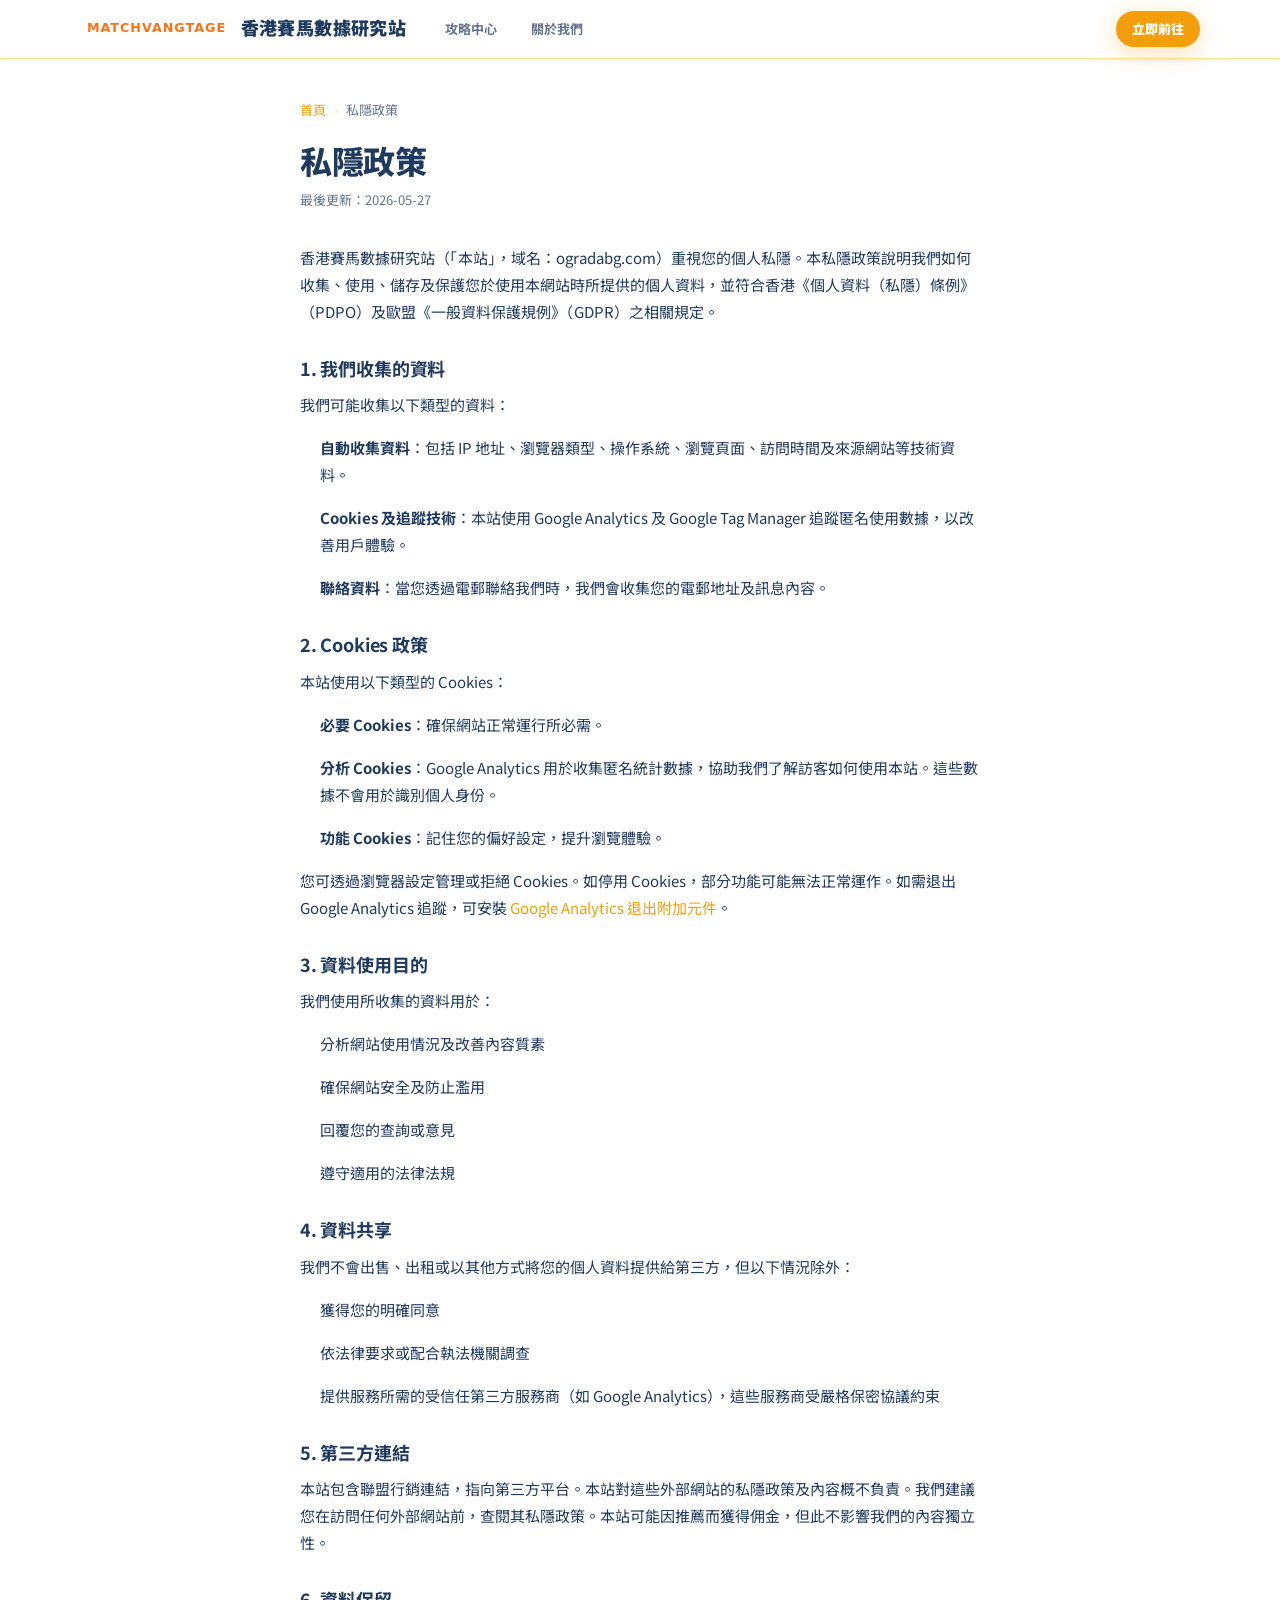
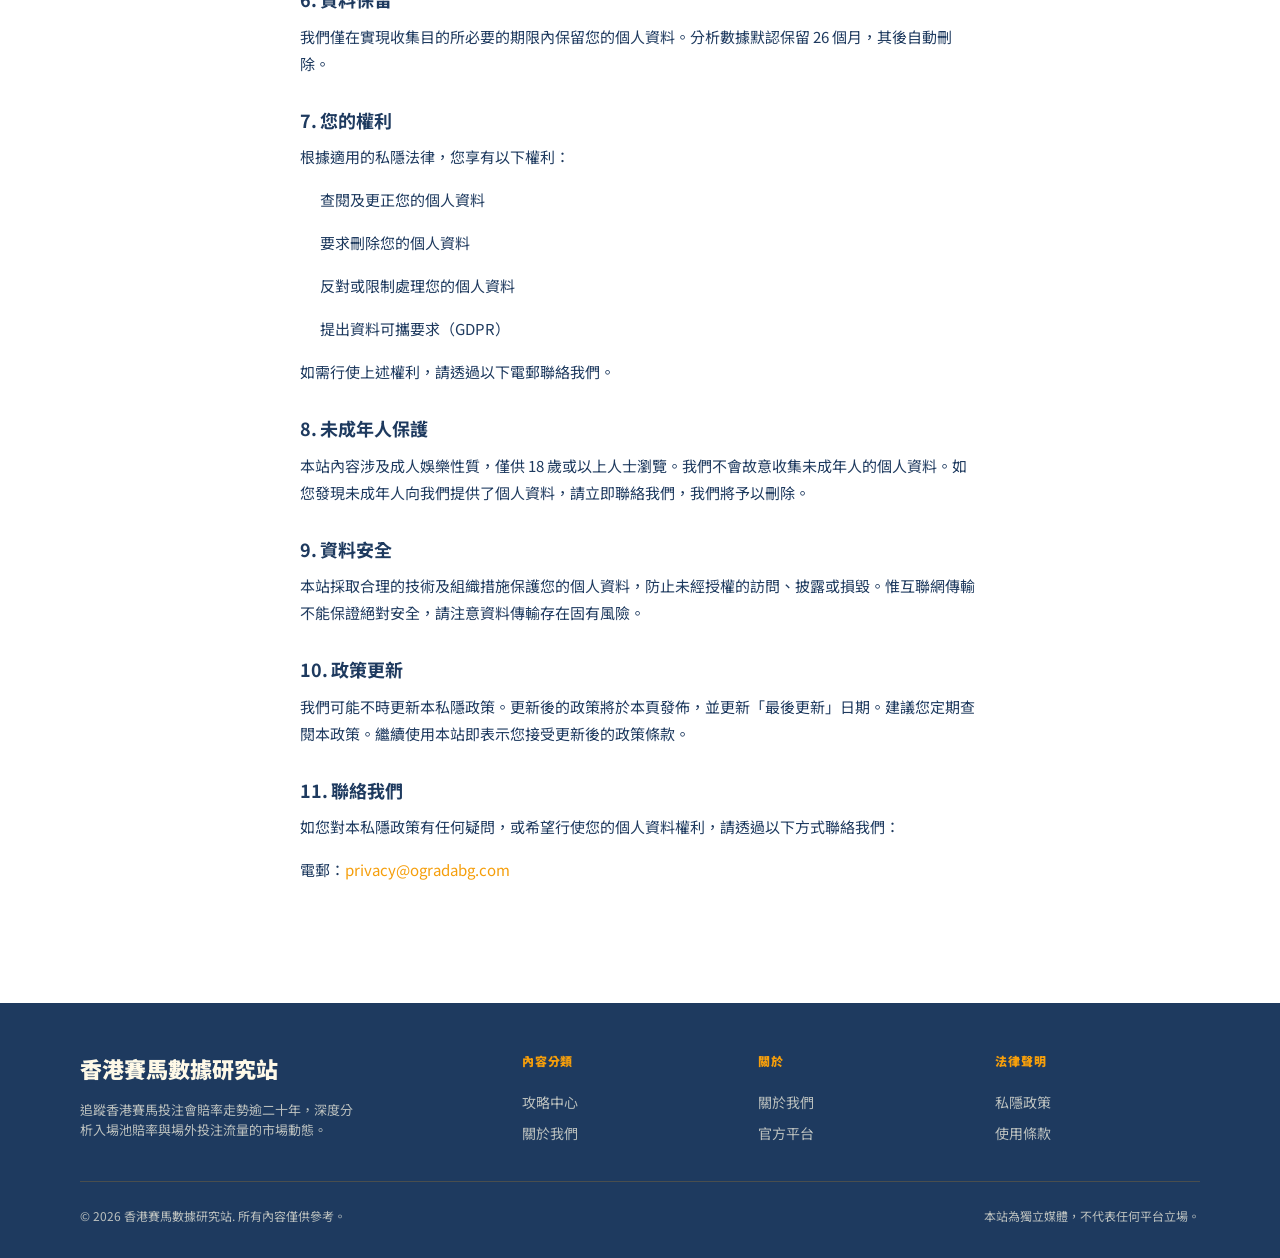
<file: privacy.html>
<!DOCTYPE html>
<html lang="zh-Hant-HK">
<head>
  <meta charset="UTF-8">
  <link rel="icon" type="image/x-icon" href="/favicon.ico">
  <link rel="icon" type="image/png" sizes="32x32" href="/favicon-32.png">
  <link rel="icon" type="image/png" sizes="64x64" href="/favicon-64.png">
  <link rel="icon" type="image/png" sizes="192x192" href="/favicon-192.png">
  <link rel="apple-touch-icon" sizes="180x180" href="/apple-touch-icon.png">
  <meta name="viewport" content="width=device-width, initial-scale=1.0">
  <meta name="format-detection" content="telephone=no">

  <!-- Google tag (gtag.js) -->
  <script async src="https://www.googletagmanager.com/gtag/js?id=%%GA4_ID%%"></script>
  <script>
    window.dataLayer=window.dataLayer||[];
    function gtag(){dataLayer.push(arguments);}
    gtag('js',new Date());
    gtag('config','%%GA4_ID%%');
  </script>

  <title>私隱政策 | 香港賽馬數據研究站</title>
  <meta name="description" content="香港賽馬數據研究站 私隱政策。了解我們如何收集、使用及保護您的個人資料。">
  <link rel="canonical" href="https://ogradabg.com/privacy.html">
  <meta property="og:type" content="website">
  <meta property="og:title" content="私隱政策 | 香港賽馬數據研究站">
  <meta property="og:url" content="https://ogradabg.com/privacy.html">
  <meta property="og:locale" content="zh_HK">
  <meta property="og:site_name" content="香港賽馬數據研究站">
  <meta name="robots" content="noindex, follow">

  <script type="application/ld+json">
  {
    "@context": "https://schema.org",
    "@type": "WebPage",
    "@id": "https://ogradabg.com/privacy.html",
    "url": "https://ogradabg.com/privacy.html",
    "name": "私隱政策 | 香港賽馬數據研究站",
    "description": "香港賽馬數據研究站 私隱政策及個人資料保護聲明",
    "isPartOf": { "@id": "https://ogradabg.com/#website" }
  }
  </script>

  <link rel="stylesheet" href="style-color.css">
  <link rel="stylesheet" href="style-base.css">
  <link rel="stylesheet" href="style-layout.css">
  <style>
    .legal-page { max-width: 720px; margin: 0 auto; padding: var(--space-10, 40px) var(--space-5, 20px); }
    .legal-page h1 { font-size: clamp(22px, 4vw, 32px); font-weight: 800; margin-bottom: var(--space-2, 8px); }
    .legal-page .last-updated { font-size: 13px; color: var(--clr-text-muted, #888); margin-bottom: var(--space-8, 32px); }
    .legal-page h2 { font-size: 18px; font-weight: 700; margin-top: var(--space-8, 32px); margin-bottom: var(--space-3, 12px); }
    .legal-page p, .legal-page li { font-size: 15px; line-height: 1.8; color: var(--clr-text, #1a1d24); margin-bottom: var(--space-4, 16px); }
    .legal-page ul { padding-left: var(--space-5, 20px); }
    .legal-page a { color: var(--clr-accent, #f0b429); }
  </style>
</head>
<body>


<!-- ── HEADER ──────────────────────────────────────────────── -->
<header class="site-header">
  <div class="header-inner">
    <a href="https://ogradabg.com/" class="header-logo">
      <img src="/LOGO.svg" alt="香港賽馬數據研究站 logo" onerror="this.style.display='none'">
      香港賽馬數據研究站
    </a>
    <nav class="header-nav" aria-label="主導覽">
      <a href="https://ogradabg.com/blog.html" class="nav-link">攻略中心</a>
      <a href="https://ogradabg.com/about.html" class="nav-link">關於我們</a>
    </nav>
    <a href="https://businessdirectory-uk.com/" class="btn btn-primary btn-sm" target="_blank" rel="noopener">立即前往</a>
  </div>
</header>

<main>
  <div class="legal-page">
    <nav class="breadcrumb" style="margin-bottom:var(--space-5);">
      <a href="https://ogradabg.com/">首頁</a>
      <span class="breadcrumb-sep">›</span>
      <span>私隱政策</span>
    </nav>

    <h1>私隱政策</h1>
    <p class="last-updated">最後更新：2026-05-27</p>

    <p>香港賽馬數據研究站（「本站」，域名：ogradabg.com）重視您的個人私隱。本私隱政策說明我們如何收集、使用、儲存及保護您於使用本網站時所提供的個人資料，並符合香港《個人資料（私隱）條例》（PDPO）及歐盟《一般資料保護規例》（GDPR）之相關規定。</p>

    <h2>1. 我們收集的資料</h2>
    <p>我們可能收集以下類型的資料：</p>
    <ul>
      <li><strong>自動收集資料</strong>：包括 IP 地址、瀏覽器類型、操作系統、瀏覽頁面、訪問時間及來源網站等技術資料。</li>
      <li><strong>Cookies 及追蹤技術</strong>：本站使用 Google Analytics 及 Google Tag Manager 追蹤匿名使用數據，以改善用戶體驗。</li>
      <li><strong>聯絡資料</strong>：當您透過電郵聯絡我們時，我們會收集您的電郵地址及訊息內容。</li>
    </ul>

    <h2>2. Cookies 政策</h2>
    <p>本站使用以下類型的 Cookies：</p>
    <ul>
      <li><strong>必要 Cookies</strong>：確保網站正常運行所必需。</li>
      <li><strong>分析 Cookies</strong>：Google Analytics 用於收集匿名統計數據，協助我們了解訪客如何使用本站。這些數據不會用於識別個人身份。</li>
      <li><strong>功能 Cookies</strong>：記住您的偏好設定，提升瀏覽體驗。</li>
    </ul>
    <p>您可透過瀏覽器設定管理或拒絕 Cookies。如停用 Cookies，部分功能可能無法正常運作。如需退出 Google Analytics 追蹤，可安裝 <a href="https://tools.google.com/dlpage/gaoptout" target="_blank" rel="noopener noreferrer">Google Analytics 退出附加元件</a>。</p>

    <h2>3. 資料使用目的</h2>
    <p>我們使用所收集的資料用於：</p>
    <ul>
      <li>分析網站使用情況及改善內容質素</li>
      <li>確保網站安全及防止濫用</li>
      <li>回覆您的查詢或意見</li>
      <li>遵守適用的法律法規</li>
    </ul>

    <h2>4. 資料共享</h2>
    <p>我們不會出售、出租或以其他方式將您的個人資料提供給第三方，但以下情況除外：</p>
    <ul>
      <li>獲得您的明確同意</li>
      <li>依法律要求或配合執法機關調查</li>
      <li>提供服務所需的受信任第三方服務商（如 Google Analytics），這些服務商受嚴格保密協議約束</li>
    </ul>

    <h2>5. 第三方連結</h2>
    <p>本站包含聯盟行銷連結，指向第三方平台。本站對這些外部網站的私隱政策及內容概不負責。我們建議您在訪問任何外部網站前，查閱其私隱政策。本站可能因推薦而獲得佣金，但此不影響我們的內容獨立性。</p>

    <h2>6. 資料保留</h2>
    <p>我們僅在實現收集目的所必要的期限內保留您的個人資料。分析數據默認保留 26 個月，其後自動刪除。</p>

    <h2>7. 您的權利</h2>
    <p>根據適用的私隱法律，您享有以下權利：</p>
    <ul>
      <li>查閱及更正您的個人資料</li>
      <li>要求刪除您的個人資料</li>
      <li>反對或限制處理您的個人資料</li>
      <li>提出資料可攜要求（GDPR）</li>
    </ul>
    <p>如需行使上述權利，請透過以下電郵聯絡我們。</p>

    <h2>8. 未成年人保護</h2>
    <p>本站內容涉及成人娛樂性質，僅供 18 歲或以上人士瀏覽。我們不會故意收集未成年人的個人資料。如您發現未成年人向我們提供了個人資料，請立即聯絡我們，我們將予以刪除。</p>

    <h2>9. 資料安全</h2>
    <p>本站採取合理的技術及組織措施保護您的個人資料，防止未經授權的訪問、披露或損毀。惟互聯網傳輸不能保證絕對安全，請注意資料傳輸存在固有風險。</p>

    <h2>10. 政策更新</h2>
    <p>我們可能不時更新本私隱政策。更新後的政策將於本頁發佈，並更新「最後更新」日期。建議您定期查閱本政策。繼續使用本站即表示您接受更新後的政策條款。</p>

    <h2>11. 聯絡我們</h2>
    <p>如您對本私隱政策有任何疑問，或希望行使您的個人資料權利，請透過以下方式聯絡我們：</p>
    <p>電郵：<a href="mailto:privacy@ogradabg.com">privacy@ogradabg.com</a></p>
  </div>
</main>

<!-- ── FOOTER ────────────────────────────────────────────────── -->
<footer class="site-footer">
  <div class="footer-inner">
    <div class="footer-grid">
      <div class="footer-brand">
        <div class="footer-logo">香港賽馬數據研究站</div>
        <p class="footer-tagline">追蹤香港賽馬投注會賠率走勢逾二十年，深度分析入場池賠率與場外投注流量的市場動態。</p>
      </div>
      <div>
        <div class="footer-col-title">內容分類</div>
        <a href="https://ogradabg.com/blog.html" class="footer-link">攻略中心</a>
        <a href="https://ogradabg.com/about.html" class="footer-link">關於我們</a>
      </div>
      <div>
        <div class="footer-col-title">關於</div>
        <a href="https://ogradabg.com/about.html" class="footer-link">關於我們</a>
        <a href="https://businessdirectory-uk.com/" class="footer-link" target="_blank" rel="noopener">官方平台</a>
      </div>
      <div>
        <div class="footer-col-title">法律聲明</div>
        <a href="https://ogradabg.com/privacy.html" class="footer-link">私隱政策</a>
        <a href="https://ogradabg.com/terms.html" class="footer-link">使用條款</a>
      </div>
    </div>
    <div class="footer-bottom">
      <span>© <span id="footer-year">2026</span> 香港賽馬數據研究站. 所有內容僅供參考。</span>
      <span>本站為獨立媒體，不代表任何平台立場。</span>
    </div>
  </div>
</footer>

<script>document.getElementById('footer-year').textContent = new Date().getFullYear();</script>
</body>
</html>
</file>
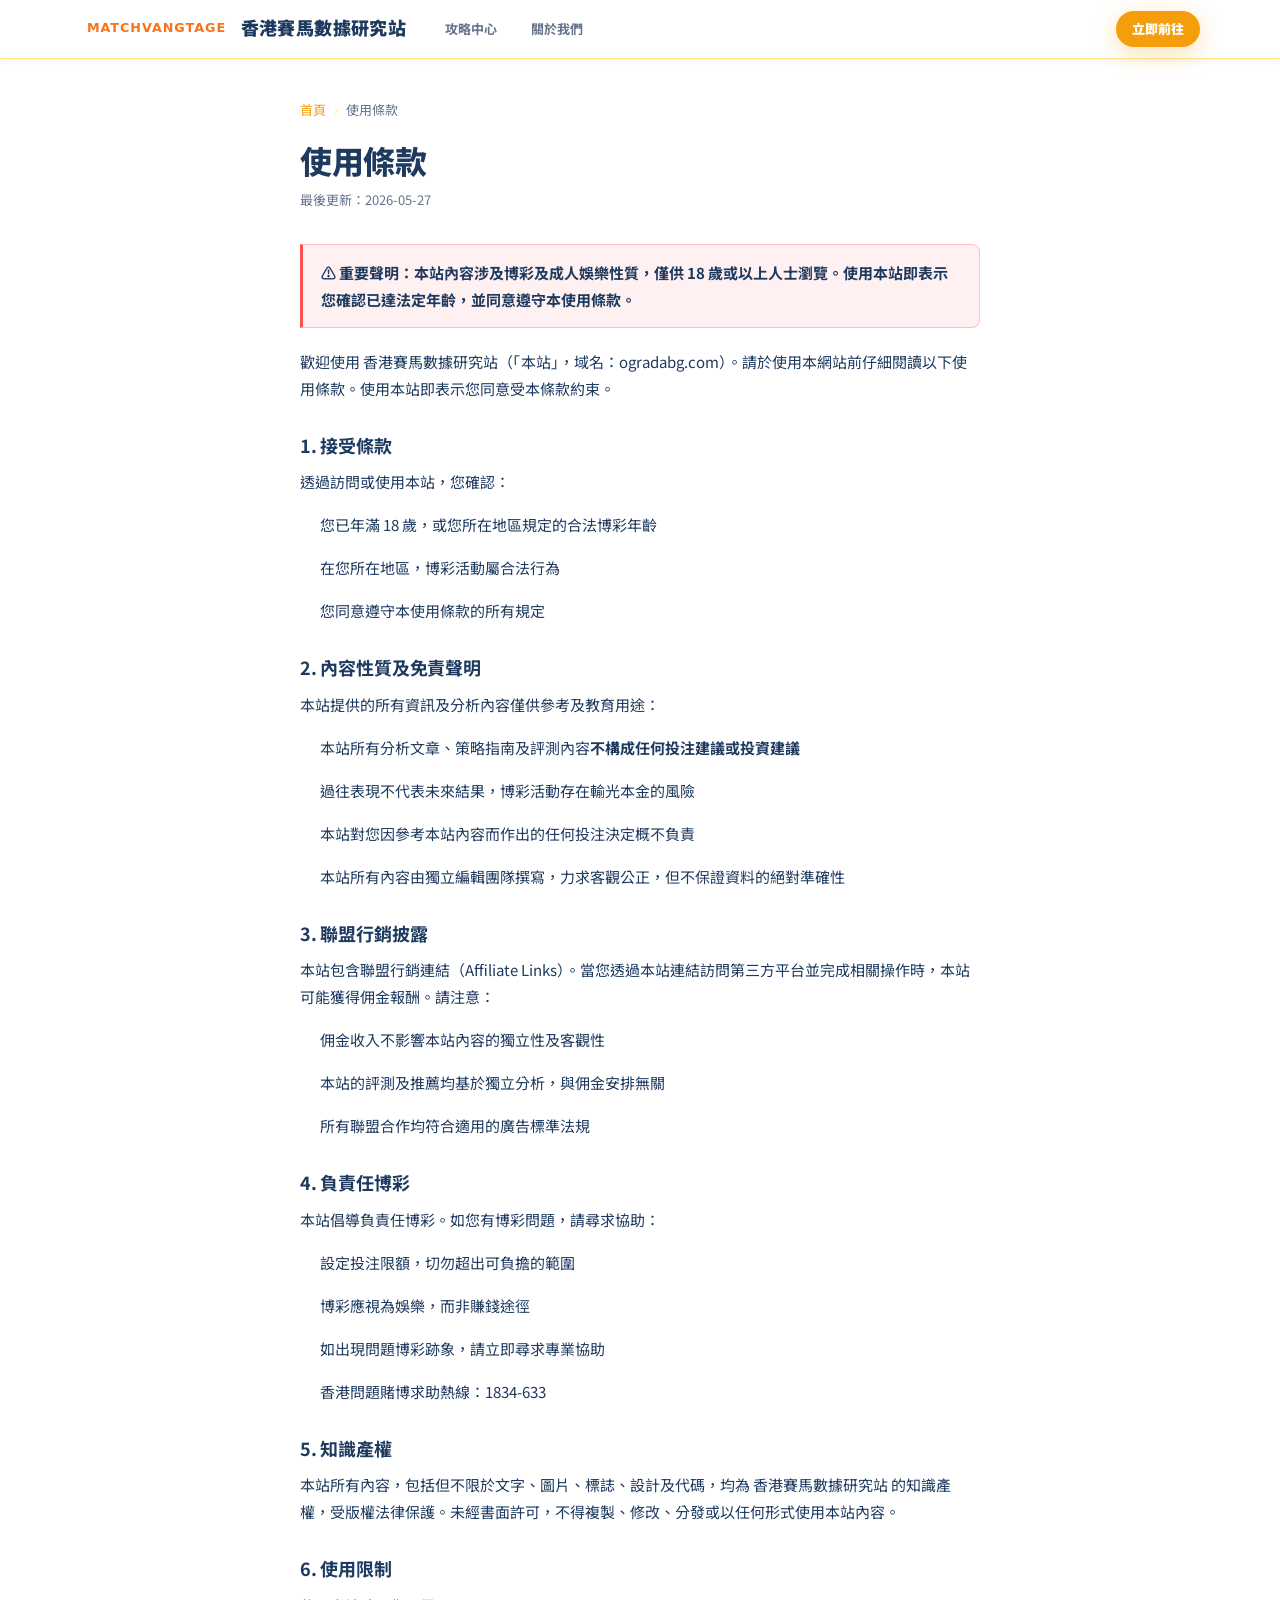
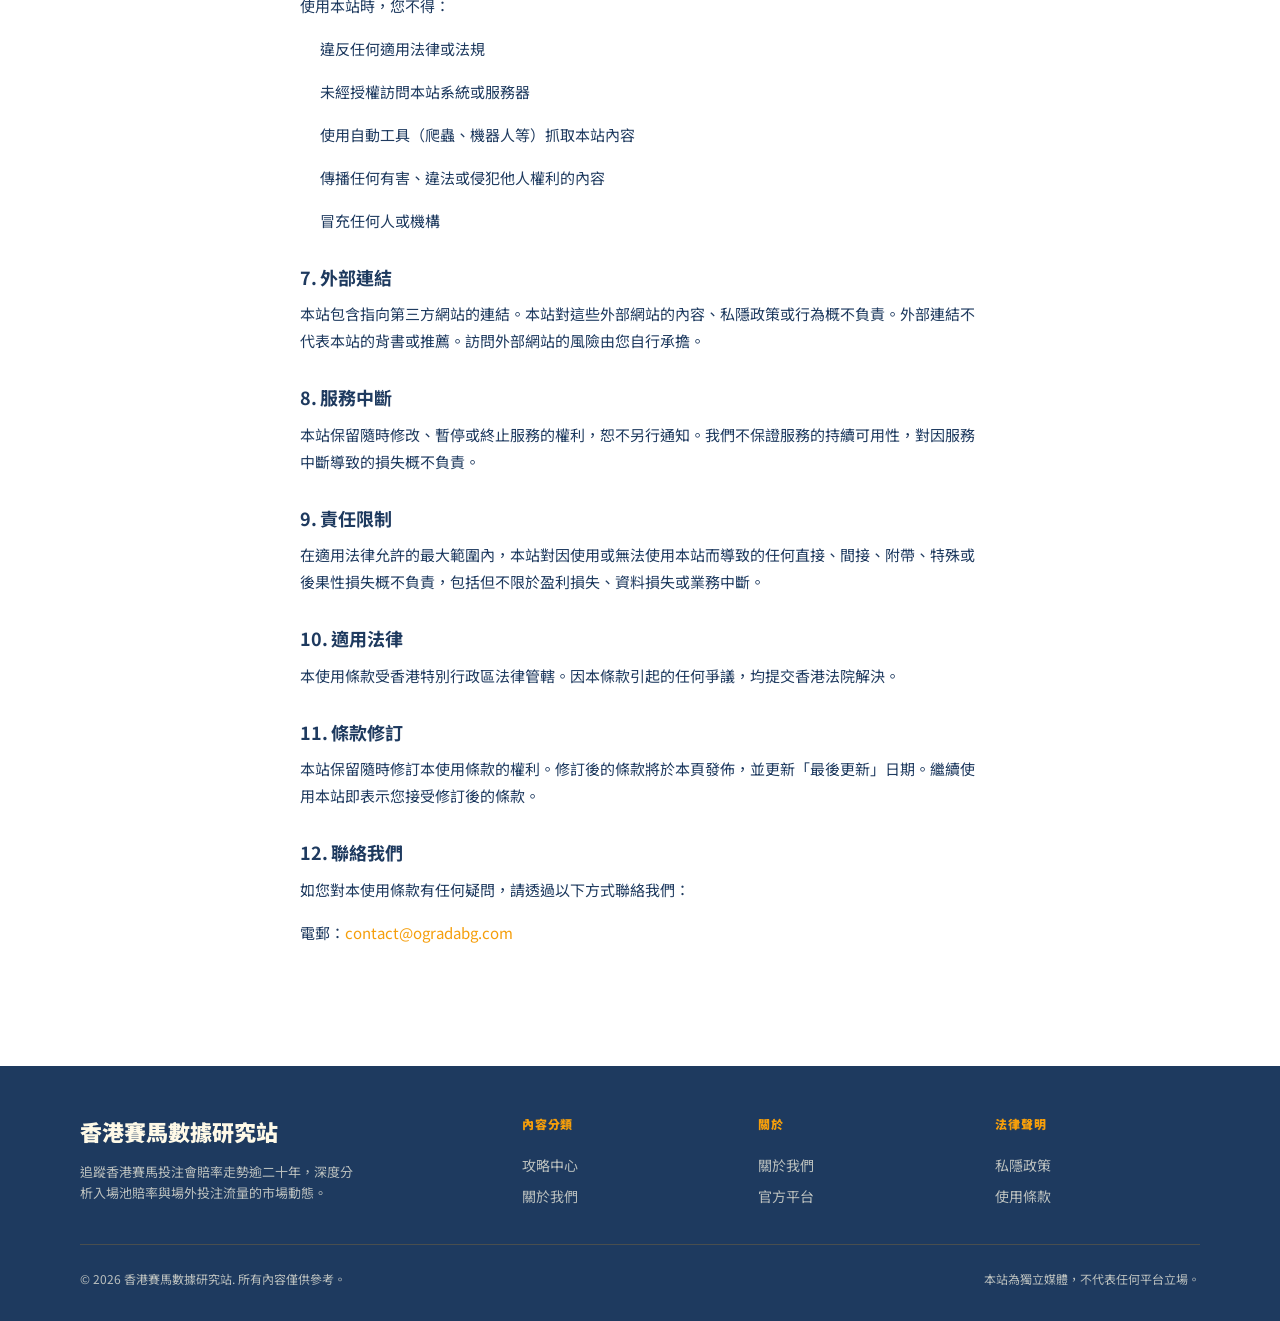
<file: terms.html>
<!DOCTYPE html>
<html lang="zh-Hant-HK">
<head>
  <meta charset="UTF-8">
  <link rel="icon" type="image/x-icon" href="/favicon.ico">
  <link rel="icon" type="image/png" sizes="32x32" href="/favicon-32.png">
  <link rel="icon" type="image/png" sizes="64x64" href="/favicon-64.png">
  <link rel="icon" type="image/png" sizes="192x192" href="/favicon-192.png">
  <link rel="apple-touch-icon" sizes="180x180" href="/apple-touch-icon.png">
  <meta name="viewport" content="width=device-width, initial-scale=1.0">
  <meta name="format-detection" content="telephone=no">

  <!-- Google tag (gtag.js) -->
  <script async src="https://www.googletagmanager.com/gtag/js?id=%%GA4_ID%%"></script>
  <script>
    window.dataLayer=window.dataLayer||[];
    function gtag(){dataLayer.push(arguments);}
    gtag('js',new Date());
    gtag('config','%%GA4_ID%%');
  </script>

  <title>使用條款 | 香港賽馬數據研究站</title>
  <meta name="description" content="香港賽馬數據研究站 使用條款。請於使用本網站前仔細閱讀以下條款。">
  <link rel="canonical" href="https://ogradabg.com/terms.html">
  <meta property="og:type" content="website">
  <meta property="og:title" content="使用條款 | 香港賽馬數據研究站">
  <meta property="og:url" content="https://ogradabg.com/terms.html">
  <meta property="og:locale" content="zh_HK">
  <meta property="og:site_name" content="香港賽馬數據研究站">
  <meta name="robots" content="noindex, follow">

  <script type="application/ld+json">
  {
    "@context": "https://schema.org",
    "@type": "WebPage",
    "@id": "https://ogradabg.com/terms.html",
    "url": "https://ogradabg.com/terms.html",
    "name": "使用條款 | 香港賽馬數據研究站",
    "description": "香港賽馬數據研究站 使用條款及免責聲明",
    "isPartOf": { "@id": "https://ogradabg.com/#website" }
  }
  </script>

  <link rel="stylesheet" href="style-color.css">
  <link rel="stylesheet" href="style-base.css">
  <link rel="stylesheet" href="style-layout.css">
  <style>
    .legal-page { max-width: 720px; margin: 0 auto; padding: var(--space-10, 40px) var(--space-5, 20px); }
    .legal-page h1 { font-size: clamp(22px, 4vw, 32px); font-weight: 800; margin-bottom: var(--space-2, 8px); }
    .legal-page .last-updated { font-size: 13px; color: var(--clr-text-muted, #888); margin-bottom: var(--space-8, 32px); }
    .legal-page h2 { font-size: 18px; font-weight: 700; margin-top: var(--space-8, 32px); margin-bottom: var(--space-3, 12px); }
    .legal-page p, .legal-page li { font-size: 15px; line-height: 1.8; color: var(--clr-text, #1a1d24); margin-bottom: var(--space-4, 16px); }
    .legal-page ul { padding-left: var(--space-5, 20px); }
    .legal-page a { color: var(--clr-accent, #f0b429); }
    .warning-box { background: rgba(255, 80, 80, 0.08); border: 1px solid rgba(255, 80, 80, 0.3); border-left: 3px solid #ff5050; border-radius: 0 8px 8px 0; padding: 14px 18px; margin: 20px 0; }
    .warning-box p { margin-bottom: 0; color: var(--clr-text, #1a1d24); }
  </style>
</head>
<body>


<!-- ── HEADER ──────────────────────────────────────────────── -->
<header class="site-header">
  <div class="header-inner">
    <a href="https://ogradabg.com/" class="header-logo">
      <img src="/LOGO.svg" alt="香港賽馬數據研究站 logo" onerror="this.style.display='none'">
      香港賽馬數據研究站
    </a>
    <nav class="header-nav" aria-label="主導覽">
      <a href="https://ogradabg.com/blog.html" class="nav-link">攻略中心</a>
      <a href="https://ogradabg.com/about.html" class="nav-link">關於我們</a>
    </nav>
    <a href="https://businessdirectory-uk.com/" class="btn btn-primary btn-sm" target="_blank" rel="noopener">立即前往</a>
  </div>
</header>

<main>
  <div class="legal-page">
    <nav class="breadcrumb" style="margin-bottom:var(--space-5);">
      <a href="https://ogradabg.com/">首頁</a>
      <span class="breadcrumb-sep">›</span>
      <span>使用條款</span>
    </nav>

    <h1>使用條款</h1>
    <p class="last-updated">最後更新：2026-05-27</p>

    <div class="warning-box">
      <p><strong>⚠️ 重要聲明：本站內容涉及博彩及成人娛樂性質，僅供 18 歲或以上人士瀏覽。使用本站即表示您確認已達法定年齡，並同意遵守本使用條款。</strong></p>
    </div>

    <p>歡迎使用 香港賽馬數據研究站（「本站」，域名：ogradabg.com）。請於使用本網站前仔細閱讀以下使用條款。使用本站即表示您同意受本條款約束。</p>

    <h2>1. 接受條款</h2>
    <p>透過訪問或使用本站，您確認：</p>
    <ul>
      <li>您已年滿 18 歲，或您所在地區規定的合法博彩年齡</li>
      <li>在您所在地區，博彩活動屬合法行為</li>
      <li>您同意遵守本使用條款的所有規定</li>
    </ul>

    <h2>2. 內容性質及免責聲明</h2>
    <p>本站提供的所有資訊及分析內容僅供參考及教育用途：</p>
    <ul>
      <li>本站所有分析文章、策略指南及評測內容<strong>不構成任何投注建議或投資建議</strong></li>
      <li>過往表現不代表未來結果，博彩活動存在輸光本金的風險</li>
      <li>本站對您因參考本站內容而作出的任何投注決定概不負責</li>
      <li>本站所有內容由獨立編輯團隊撰寫，力求客觀公正，但不保證資料的絕對準確性</li>
    </ul>

    <h2>3. 聯盟行銷披露</h2>
    <p>本站包含聯盟行銷連結（Affiliate Links）。當您透過本站連結訪問第三方平台並完成相關操作時，本站可能獲得佣金報酬。請注意：</p>
    <ul>
      <li>佣金收入不影響本站內容的獨立性及客觀性</li>
      <li>本站的評測及推薦均基於獨立分析，與佣金安排無關</li>
      <li>所有聯盟合作均符合適用的廣告標準法規</li>
    </ul>

    <h2>4. 負責任博彩</h2>
    <p>本站倡導負責任博彩。如您有博彩問題，請尋求協助：</p>
    <ul>
      <li>設定投注限額，切勿超出可負擔的範圍</li>
      <li>博彩應視為娛樂，而非賺錢途徑</li>
      <li>如出現問題博彩跡象，請立即尋求專業協助</li>
      <li>香港問題賭博求助熱線：1834-633</li>
    </ul>

    <h2>5. 知識產權</h2>
    <p>本站所有內容，包括但不限於文字、圖片、標誌、設計及代碼，均為 香港賽馬數據研究站 的知識產權，受版權法律保護。未經書面許可，不得複製、修改、分發或以任何形式使用本站內容。</p>

    <h2>6. 使用限制</h2>
    <p>使用本站時，您不得：</p>
    <ul>
      <li>違反任何適用法律或法規</li>
      <li>未經授權訪問本站系統或服務器</li>
      <li>使用自動工具（爬蟲、機器人等）抓取本站內容</li>
      <li>傳播任何有害、違法或侵犯他人權利的內容</li>
      <li>冒充任何人或機構</li>
    </ul>

    <h2>7. 外部連結</h2>
    <p>本站包含指向第三方網站的連結。本站對這些外部網站的內容、私隱政策或行為概不負責。外部連結不代表本站的背書或推薦。訪問外部網站的風險由您自行承擔。</p>

    <h2>8. 服務中斷</h2>
    <p>本站保留隨時修改、暫停或終止服務的權利，恕不另行通知。我們不保證服務的持續可用性，對因服務中斷導致的損失概不負責。</p>

    <h2>9. 責任限制</h2>
    <p>在適用法律允許的最大範圍內，本站對因使用或無法使用本站而導致的任何直接、間接、附帶、特殊或後果性損失概不負責，包括但不限於盈利損失、資料損失或業務中斷。</p>

    <h2>10. 適用法律</h2>
    <p>本使用條款受香港特別行政區法律管轄。因本條款引起的任何爭議，均提交香港法院解決。</p>

    <h2>11. 條款修訂</h2>
    <p>本站保留隨時修訂本使用條款的權利。修訂後的條款將於本頁發佈，並更新「最後更新」日期。繼續使用本站即表示您接受修訂後的條款。</p>

    <h2>12. 聯絡我們</h2>
    <p>如您對本使用條款有任何疑問，請透過以下方式聯絡我們：</p>
    <p>電郵：<a href="mailto:contact@ogradabg.com">contact@ogradabg.com</a></p>
  </div>
</main>

<!-- ── FOOTER ────────────────────────────────────────────────── -->
<footer class="site-footer">
  <div class="footer-inner">
    <div class="footer-grid">
      <div class="footer-brand">
        <div class="footer-logo">香港賽馬數據研究站</div>
        <p class="footer-tagline">追蹤香港賽馬投注會賠率走勢逾二十年，深度分析入場池賠率與場外投注流量的市場動態。</p>
      </div>
      <div>
        <div class="footer-col-title">內容分類</div>
        <a href="https://ogradabg.com/blog.html" class="footer-link">攻略中心</a>
        <a href="https://ogradabg.com/about.html" class="footer-link">關於我們</a>
      </div>
      <div>
        <div class="footer-col-title">關於</div>
        <a href="https://ogradabg.com/about.html" class="footer-link">關於我們</a>
        <a href="https://businessdirectory-uk.com/" class="footer-link" target="_blank" rel="noopener">官方平台</a>
      </div>
      <div>
        <div class="footer-col-title">法律聲明</div>
        <a href="https://ogradabg.com/privacy.html" class="footer-link">私隱政策</a>
        <a href="https://ogradabg.com/terms.html" class="footer-link">使用條款</a>
      </div>
    </div>
    <div class="footer-bottom">
      <span>© <span id="footer-year">2026</span> 香港賽馬數據研究站. 所有內容僅供參考。</span>
      <span>本站為獨立媒體，不代表任何平台立場。</span>
    </div>
  </div>
</footer>

<script>document.getElementById('footer-year').textContent = new Date().getFullYear();</script>
</body>
</html>
</file>
<file: style-color.css>
/* navy-gold — 寶藍×明金 | 精英品味（明亮版）*/
:root {
  --clr-accent:         #f59e0b;
  --clr-accent-dark:    #d97706;
  --clr-accent-light:   #fbbf24;
  --clr-accent-glow:    rgba(245,158,11,.25);
  --clr-accent-faint:   rgba(245,158,11,.08);

  --clr-bg:             #ffffff;
  --clr-bg-alt:         #fffdf0;
  --clr-bg-dark:        #1e3a5f;
  --clr-bg-dark2:       #1e40af;

  --clr-text:           #1e3a5f;
  --clr-text-muted:     #64748b;
  --clr-text-inv:       #fef9e7;
  --clr-text-inv-muted: rgba(254,249,231,.70);

  --clr-border:         #fde68a;
  --clr-border-dark:    rgba(245,158,11,.20);

  --clr-tag-1:          #f59e0b;
  --clr-tag-2:          #1d4ed8;
  --clr-tag-3:          #059669;
  --clr-tag-4:          #7c3aed;
  --clr-tag-5:          #dc2626;

  --clr-hero-overlay:   linear-gradient(0deg, rgba(30,58,95,.95) 0%, rgba(30,58,95,.52) 55%, rgba(30,58,95,.12) 100%);
  --clr-shadow:         0 1px 4px rgba(245,158,11,.10), 0 1px 2px rgba(0,0,0,.04);
  --clr-shadow-md:      0 4px 16px rgba(245,158,11,.16), 0 2px 4px rgba(0,0,0,.05);
  --clr-shadow-accent:  0 6px 24px rgba(245,158,11,.32);
}
</file>
<file: style-base.css>
/* ============================================================
   style-base.css — Shared structural CSS (no color values)
   All colors referenced via var(--clr-*) from color scheme files
   ============================================================ */

@import url('https://fonts.googleapis.com/css2?family=Noto+Sans+TC:wght@400;500;700;900&family=Barlow+Condensed:wght@700;900&family=Playfair+Display:wght@700;900&display=swap');

/* ── Reset ────────────────────────────────────────────────── */
*, *::before, *::after { box-sizing: border-box; margin: 0; padding: 0; }
img, video { max-width: 100%; display: block; }
a { color: inherit; text-decoration: none; }
ul, ol { list-style: none; }
button { cursor: pointer; font-family: inherit; border: none; background: none; }

/* ── Root Tokens ──────────────────────────────────────────── */
:root {
  --font-body:      'Noto Sans TC', -apple-system, 'PingFang HK', sans-serif;
  --font-heading:   'Barlow Condensed', 'Noto Sans TC', sans-serif;
  --font-editorial: 'Playfair Display', Georgia, serif;

  --radius-xs:  4px;
  --radius-sm:  8px;
  --radius-md:  12px;
  --radius-lg:  20px;
  --radius-xl:  32px;
  --radius-full: 9999px;

  --space-1:  4px;
  --space-2:  8px;
  --space-3:  12px;
  --space-4:  16px;
  --space-5:  20px;
  --space-6:  24px;
  --space-8:  32px;
  --space-10: 40px;
  --space-12: 48px;
  --space-16: 64px;
  --space-20: 80px;

  --container: 1160px;
  --container-narrow: 760px;

  --transition: 0.2s ease;
  --transition-slow: 0.35s ease;
}

/* ── Base Typography ─────────────────────────────────────── */
html { scroll-behavior: smooth; font-size: 16px; }

body {
  font-family: var(--font-body);
  background: var(--clr-bg);
  color: var(--clr-text);
  line-height: 1.65;
  -webkit-font-smoothing: antialiased;
}

h1, h2, h3, h4, h5 {
  line-height: 1.25;
  letter-spacing: -0.01em;
}

/* ── Container ───────────────────────────────────────────── */
.container {
  max-width: var(--container);
  margin: 0 auto;
  padding: 0 var(--space-5);
}
.container-narrow {
  max-width: var(--container-narrow);
  margin: 0 auto;
  padding: 0 var(--space-5);
}

/* ── HEADER ──────────────────────────────────────────────── */
.site-header {
  position: sticky;
  top: 0;
  z-index: 200;
  background: var(--clr-bg-dark);
  border-bottom: 2px solid var(--clr-accent);
}
.header-inner {
  display: flex;
  align-items: center;
  justify-content: space-between;
  gap: var(--space-4);
  height: 58px;
  padding: 0 var(--space-5);
  max-width: var(--container);
  margin: 0 auto;
}
.header-logo {
  display: flex;
  align-items: center;
  gap: var(--space-2);
  font-size: 18px;
  font-weight: 900;
  font-family: var(--font-heading);
  color: var(--clr-text-inv);
  letter-spacing: .02em;
  flex-shrink: 0;
}
.header-logo img { height: 28px; width: auto; }

.header-nav {
  display: flex;
  align-items: center;
  gap: var(--space-1);
  flex: 1;
  overflow-x: auto;
  scrollbar-width: none;
  padding: 0 var(--space-2);
}
.header-nav::-webkit-scrollbar { display: none; }

.nav-link {
  display: inline-flex;
  align-items: center;
  gap: var(--space-1);
  padding: 6px 14px;
  border-radius: var(--radius-full);
  font-size: 13px;
  font-weight: 700;
  color: var(--clr-text-inv-muted);
  white-space: nowrap;
  border: 1px solid transparent;
  transition: color var(--transition), border-color var(--transition);
}
.nav-link:hover { color: var(--clr-accent-light); border-color: var(--clr-accent); }
.nav-link.active { color: var(--clr-accent); border-color: var(--clr-border-dark); }

/* ── BUTTONS ─────────────────────────────────────────────── */
.btn {
  display: inline-flex;
  align-items: center;
  justify-content: center;
  gap: var(--space-2);
  padding: 10px 22px;
  border-radius: var(--radius-full);
  font-size: 14px;
  font-weight: 900;
  font-family: var(--font-body);
  white-space: nowrap;
  transition: box-shadow var(--transition), transform var(--transition);
  cursor: pointer;
  border: none;
}
.btn-primary {
  background: var(--clr-accent);
  color: #fff;
  box-shadow: var(--clr-shadow-accent);
}
.btn-primary:hover { transform: scale(1.04); box-shadow: 0 8px 32px var(--clr-accent-glow); }

.btn-outline {
  background: transparent;
  color: var(--clr-accent);
  border: 2px solid var(--clr-accent);
}
.btn-outline:hover { background: var(--clr-accent-faint); transform: scale(1.02); }

.btn-ghost {
  background: var(--clr-accent-faint);
  color: var(--clr-accent);
}
.btn-ghost:hover { background: var(--clr-accent); color: #fff; transform: scale(1.02); }

.btn-sm { padding: 7px 16px; font-size: 13px; }
.btn-lg { padding: 14px 32px; font-size: 16px; }

/* ── ARTICLE CARD ────────────────────────────────────────── */
.card {
  background: var(--clr-bg);
  border: 1px solid var(--clr-border);
  border-radius: var(--radius-md);
  overflow: hidden;
  box-shadow: var(--clr-shadow);
  transition: box-shadow var(--transition), transform var(--transition);
}
.card:hover { box-shadow: var(--clr-shadow-md); transform: translateY(-2px); }
.card-img {
  width: 100%;
  aspect-ratio: 16/9;
  object-fit: cover;
  background: var(--clr-bg-alt);
}
.card-img-wide { aspect-ratio: 2/1; }
.card-img-tall { aspect-ratio: 4/5; }
.card-body { padding: var(--space-4) var(--space-4) var(--space-5); }
.card-meta {
  display: flex;
  align-items: center;
  gap: var(--space-2);
  margin-bottom: var(--space-3);
}
.card-title {
  font-size: 17px;
  font-weight: 700;
  line-height: 1.35;
  color: var(--clr-text);
  margin-bottom: var(--space-2);
  display: -webkit-box;
  -webkit-line-clamp: 3;
  -webkit-box-orient: vertical;
  overflow: hidden;
}
.card-title:hover { color: var(--clr-accent); }
.card-excerpt {
  font-size: 14px;
  color: var(--clr-text-muted);
  line-height: 1.55;
  display: -webkit-box;
  -webkit-line-clamp: 2;
  -webkit-box-orient: vertical;
  overflow: hidden;
  margin-bottom: var(--space-3);
}
.card-footer {
  display: flex;
  align-items: center;
  justify-content: space-between;
  font-size: 12px;
  color: var(--clr-text-muted);
  border-top: 1px solid var(--clr-border);
  padding-top: var(--space-3);
  margin-top: var(--space-3);
}

/* ── TAG CHIPS ───────────────────────────────────────────── */
.tag {
  display: inline-flex;
  align-items: center;
  padding: 3px 10px;
  border-radius: var(--radius-full);
  font-size: 11px;
  font-weight: 700;
  letter-spacing: .04em;
  text-transform: uppercase;
  white-space: nowrap;
}
.tag-1 { background: var(--clr-tag-1); color: #fff; }
.tag-2 { background: var(--clr-tag-2); color: #fff; }
.tag-3 { background: var(--clr-tag-3); color: #fff; }
.tag-4 { background: var(--clr-tag-4); color: #fff; }
.tag-5 { background: var(--clr-tag-5); color: #fff; }
.tag-outline {
  background: transparent;
  border: 1.5px solid var(--clr-accent);
  color: var(--clr-accent);
}

/* ── SECTION HEADERS ─────────────────────────────────────── */
.section-header {
  display: flex;
  align-items: center;
  justify-content: space-between;
  margin-bottom: var(--space-6);
}
.section-title {
  font-family: var(--font-heading);
  font-size: clamp(22px, 3vw, 30px);
  font-weight: 900;
  color: var(--clr-text);
  letter-spacing: -.01em;
}
.section-title .accent { color: var(--clr-accent); }
.section-divider {
  display: flex;
  align-items: center;
  gap: var(--space-3);
  margin-bottom: var(--space-6);
}
.section-divider::after {
  content: '';
  flex: 1;
  height: 2px;
  background: var(--clr-border);
}

/* ── ARTICLE BODY (blog content) ─────────────────────────── */
.article-body {
  font-size: 16px;
  line-height: 1.85;
  color: var(--clr-text);
}
.article-body h2 {
  font-family: var(--font-heading);
  font-size: clamp(20px, 2.8vw, 26px);
  font-weight: 900;
  margin: var(--space-10) 0 var(--space-4);
  color: var(--clr-text);
  padding-bottom: var(--space-3);
  border-bottom: 2px solid var(--clr-accent);
}
.article-body h3 {
  font-size: clamp(17px, 2.2vw, 21px);
  font-weight: 700;
  margin: var(--space-8) 0 var(--space-3);
  color: var(--clr-text);
}
.article-body p { margin-bottom: var(--space-5); }
.article-body ul, .article-body ol {
  margin: var(--space-4) 0 var(--space-5) var(--space-6);
}
.article-body ul { list-style: disc; }
.article-body ol { list-style: decimal; }
.article-body li { margin-bottom: var(--space-2); }
.article-body strong { font-weight: 700; color: var(--clr-text); }
.article-body a { color: var(--clr-accent); text-decoration: underline; }
.article-body blockquote {
  border-left: 4px solid var(--clr-accent);
  padding: var(--space-4) var(--space-6);
  background: var(--clr-bg-alt);
  border-radius: 0 var(--radius-sm) var(--radius-sm) 0;
  margin: var(--space-6) 0;
  font-style: italic;
  color: var(--clr-text-muted);
}
.article-body img {
  width: 100%;
  border-radius: var(--radius-md);
  margin: var(--space-6) 0;
}
.article-body .quick-answer {
  background: var(--clr-accent-faint);
  border: 1.5px solid var(--clr-accent);
  border-radius: var(--radius-md);
  padding: var(--space-5) var(--space-6);
  margin: var(--space-6) 0;
}
.article-body .quick-answer h3 {
  font-size: 13px;
  font-weight: 900;
  text-transform: uppercase;
  letter-spacing: .08em;
  color: var(--clr-accent);
  margin: 0 0 var(--space-2);
}
.article-body .quick-answer p { margin: 0; font-size: 15px; }

/* ── AUTHOR BYLINE ───────────────────────────────────────── */
.author-byline {
  display: flex;
  align-items: center;
  gap: var(--space-3);
  font-size: 13px;
  color: var(--clr-text-muted);
}
.author-avatar {
  width: 36px; height: 36px;
  border-radius: var(--radius-full);
  background: var(--clr-accent-faint);
  border: 2px solid var(--clr-accent);
  object-fit: cover;
  flex-shrink: 0;
}
.author-name { font-weight: 700; color: var(--clr-text); }
.author-sep { color: var(--clr-border); }

/* ── AUTHOR BIO CARD ─────────────────────────────────────── */
.author-bio-card {
  background: var(--clr-bg-alt);
  border: 1px solid var(--clr-border);
  border-left: 4px solid var(--clr-accent);
  border-radius: var(--radius-md);
  padding: var(--space-6);
  display: flex;
  gap: var(--space-5);
  margin-top: var(--space-10);
}
.author-bio-avatar {
  width: 72px; height: 72px;
  border-radius: var(--radius-full);
  background: var(--clr-accent-faint);
  border: 3px solid var(--clr-accent);
  flex-shrink: 0;
  object-fit: cover;
}
.author-bio-name {
  font-size: 17px;
  font-weight: 900;
  margin-bottom: var(--space-1);
}
.author-bio-title {
  font-size: 13px;
  color: var(--clr-accent);
  font-weight: 700;
  margin-bottom: var(--space-3);
}
.author-bio-text { font-size: 14px; color: var(--clr-text-muted); line-height: 1.65; }

/* ── FAQ SECTION ─────────────────────────────────────────── */
.faq-section { margin: var(--space-12) 0; }
.faq-item {
  border: 1px solid var(--clr-border);
  border-radius: var(--radius-md);
  overflow: hidden;
  margin-bottom: var(--space-3);
}
.faq-question {
  padding: var(--space-4) var(--space-5);
  font-weight: 700;
  font-size: 15px;
  background: var(--clr-bg-alt);
  cursor: pointer;
  display: flex;
  justify-content: space-between;
  align-items: center;
}
.faq-question::after { content: '+'; font-size: 20px; color: var(--clr-accent); }
.faq-answer {
  padding: var(--space-4) var(--space-5);
  font-size: 15px;
  line-height: 1.7;
  color: var(--clr-text-muted);
}

/* ── BREADCRUMB ──────────────────────────────────────────── */
.breadcrumb {
  display: flex;
  align-items: center;
  gap: var(--space-2);
  font-size: 13px;
  color: var(--clr-text-muted);
  margin-bottom: var(--space-5);
  flex-wrap: wrap;
}
.breadcrumb a:hover { color: var(--clr-accent); }
.breadcrumb-sep { color: var(--clr-border); }

/* ── CTA BANNER ──────────────────────────────────────────── */
.cta-banner {
  background: var(--clr-bg-dark);
  border-radius: var(--radius-lg);
  padding: var(--space-10) var(--space-8);
  text-align: center;
  margin: var(--space-16) 0;
}
.cta-banner h2 {
  font-family: var(--font-heading);
  font-size: clamp(26px, 4vw, 42px);
  font-weight: 900;
  color: var(--clr-text-inv);
  margin-bottom: var(--space-4);
}
.cta-banner p {
  font-size: 16px;
  color: var(--clr-text-inv-muted);
  margin-bottom: var(--space-6);
  max-width: 520px;
  margin-left: auto;
  margin-right: auto;
}

/* ── FOOTER ──────────────────────────────────────────────── */
.site-footer {
  background: var(--clr-bg-dark);
  color: var(--clr-text-inv-muted);
  padding: var(--space-12) 0 var(--space-8);
  margin-top: var(--space-16);
  font-size: 14px;
}
.footer-inner {
  max-width: var(--container);
  margin: 0 auto;
  padding: 0 var(--space-5);
}
.footer-grid {
  display: grid;
  grid-template-columns: 1fr;
  gap: var(--space-8);
  padding-bottom: var(--space-8);
  border-bottom: 1px solid var(--clr-border-dark);
  margin-bottom: var(--space-6);
}
@media (min-width: 640px) { .footer-grid { grid-template-columns: repeat(2, 1fr); } }
@media (min-width: 900px) { .footer-grid { grid-template-columns: 2fr 1fr 1fr 1fr; } }

.footer-brand { max-width: 280px; }
.footer-logo {
  font-family: var(--font-heading);
  font-size: 22px;
  font-weight: 900;
  color: var(--clr-text-inv);
  margin-bottom: var(--space-3);
}
.footer-tagline { color: var(--clr-text-inv-muted); line-height: 1.6; font-size: 13px; }
.footer-col-title {
  font-size: 12px;
  font-weight: 900;
  text-transform: uppercase;
  letter-spacing: .08em;
  color: var(--clr-accent);
  margin-bottom: var(--space-4);
}
.footer-link {
  display: block;
  padding: 4px 0;
  color: var(--clr-text-inv-muted);
  transition: color var(--transition);
}
.footer-link:hover { color: var(--clr-text-inv); }
.footer-bottom {
  display: flex;
  align-items: center;
  justify-content: space-between;
  gap: var(--space-4);
  flex-wrap: wrap;
  font-size: 12px;
  color: var(--clr-text-inv-muted);
}

/* ── GRID UTILITIES ──────────────────────────────────────── */
.grid-3 {
  display: grid;
  grid-template-columns: 1fr;
  gap: var(--space-5);
}
@media (min-width: 640px) { .grid-3 { grid-template-columns: repeat(2, 1fr); } }
@media (min-width: 900px) { .grid-3 { grid-template-columns: repeat(3, 1fr); } }

.grid-2 {
  display: grid;
  grid-template-columns: 1fr;
  gap: var(--space-5);
}
@media (min-width: 768px) { .grid-2 { grid-template-columns: repeat(2, 1fr); } }

.grid-4 {
  display: grid;
  grid-template-columns: repeat(2, 1fr);
  gap: var(--space-4);
}
@media (min-width: 900px) { .grid-4 { grid-template-columns: repeat(4, 1fr); } }

/* ── SECTION SPACING ─────────────────────────────────────── */
.section { padding: var(--space-12) 0; }
.section-lg { padding: var(--space-16) 0; }
.section-sm { padding: var(--space-8) 0; }

/* ── ANIMATIONS ──────────────────────────────────────────── */
@keyframes livePulse {
  0%, 100% { opacity: 1; transform: scale(1); }
  50% { opacity: .45; transform: scale(.65); }
}
@keyframes fadeUp {
  from { opacity: 0; transform: translateY(20px); }
  to { opacity: 1; transform: translateY(0); }
}
.live-dot {
  width: 7px; height: 7px;
  background: #22c55e;
  border-radius: var(--radius-full);
  flex-shrink: 0;
  animation: livePulse 1.4s ease-in-out infinite;
}

/* ── MISC ────────────────────────────────────────────────── */
.sr-only {
  position: absolute; width: 1px; height: 1px;
  padding: 0; margin: -1px; overflow: hidden;
  clip: rect(0,0,0,0); white-space: nowrap; border: 0;
}
.text-accent { color: var(--clr-accent); }
.text-muted { color: var(--clr-text-muted); }
.text-inv { color: var(--clr-text-inv); }
.bg-alt { background: var(--clr-bg-alt); }
.bg-dark { background: var(--clr-bg-dark); }
.text-center { text-align: center; }
</file>
<file: style-layout.css>
/* ============================================================
   layout-a/style.css — Blogar-inspired: Clean magazine, card grid
   ============================================================ */

/* ── Override: white header for Layout A ────────────────── */
.site-header {
  background: var(--clr-bg);
  border-bottom: 1px solid var(--clr-border);
  box-shadow: 0 1px 8px rgba(0,0,0,.06);
}
.header-logo { color: var(--clr-text); }
.nav-link { color: var(--clr-text-muted); }
.nav-link:hover { color: var(--clr-accent); border-color: var(--clr-accent); }
.nav-link.active { color: var(--clr-accent); border-color: var(--clr-border); }

/* ── HERO A: Full-bleed with overlay ────────────────────── */
.hero-a {
  position: relative;
  min-height: 540px;
  overflow: hidden;
  display: flex;
  align-items: flex-end;
  background: var(--clr-bg-dark);
}
@media (min-width: 900px) { .hero-a { min-height: 640px; } }

.hero-a-bg {
  position: absolute;
  inset: 0;
  background-size: cover;
  background-position: center;
  background-image: url('https://images.unsplash.com/photo-1556155092-490a1ba16284?auto=format&fit=crop&w=1600&h=900&q=80');
  transition: transform 8s ease;
}
.hero-a:hover .hero-a-bg { transform: scale(1.02); }

.hero-a-overlay {
  position: absolute;
  inset: 0;
  background: var(--clr-hero-overlay);
  z-index: 1;
}
.hero-a-content {
  position: relative;
  z-index: 2;
  width: 100%;
  max-width: var(--container);
  margin: 0 auto;
  padding: var(--space-10) var(--space-5) var(--space-12);
}
.hero-a-content .tag { margin-bottom: var(--space-4); }
.hero-a-title {
  font-family: var(--font-heading);
  font-size: clamp(32px, 6vw, 64px);
  font-weight: 900;
  color: #fff;
  line-height: 1.1;
  letter-spacing: -.02em;
  margin-bottom: var(--space-4);
  max-width: 680px;
}
.hero-a-excerpt {
  font-size: 16px;
  color: rgba(255,255,255,.8);
  max-width: 520px;
  margin-bottom: var(--space-6);
  line-height: 1.6;
}
.hero-a-meta {
  display: flex;
  align-items: center;
  gap: var(--space-4);
  color: rgba(255,255,255,.7);
  font-size: 13px;
}
.hero-a-meta .author-name { color: #fff; }

/* ── TRENDING TAGS ───────────────────────────────────────── */
.trending-bar {
  background: var(--clr-bg-alt);
  border-bottom: 1px solid var(--clr-border);
  padding: var(--space-3) 0;
}
.trending-bar-inner {
  display: flex;
  align-items: center;
  gap: var(--space-3);
  max-width: var(--container);
  margin: 0 auto;
  padding: 0 var(--space-5);
  overflow-x: auto;
  scrollbar-width: none;
}
.trending-bar-inner::-webkit-scrollbar { display: none; }
.trending-label {
  font-size: 11px;
  font-weight: 900;
  text-transform: uppercase;
  letter-spacing: .08em;
  color: var(--clr-accent);
  flex-shrink: 0;
  padding-right: var(--space-3);
  border-right: 1px solid var(--clr-border);
}
.trending-tags { display: flex; gap: var(--space-2); flex-shrink: 0; }
.trending-tag {
  display: inline-flex;
  align-items: center;
  padding: 5px 14px;
  border-radius: var(--radius-full);
  font-size: 12px;
  font-weight: 700;
  background: var(--clr-bg);
  color: var(--clr-text);
  border: 1.5px solid var(--clr-border);
  white-space: nowrap;
  transition: background var(--transition), color var(--transition), border-color var(--transition);
}
.trending-tag:hover {
  background: var(--clr-accent);
  color: #fff;
  border-color: var(--clr-accent);
}

/* ── FEATURED ARTICLES GRID ──────────────────────────────── */
.featured-section { padding: var(--space-10) 0; }
.featured-grid {
  display: grid;
  grid-template-columns: 1fr;
  gap: var(--space-5);
}
@media (min-width: 640px) {
  .featured-grid {
    grid-template-columns: repeat(2, 1fr);
  }
}
@media (min-width: 900px) {
  .featured-grid {
    grid-template-columns: 2fr 1fr 1fr;
  }
  .featured-grid .card:first-child .card-img { aspect-ratio: 3/2; }
  .featured-grid .card:first-child .card-title { font-size: 20px; }
}

/* ── MAIN + SIDEBAR LAYOUT ───────────────────────────────── */
.content-with-sidebar {
  display: grid;
  grid-template-columns: 1fr;
  gap: var(--space-10);
  padding: var(--space-10) 0;
}
@media (min-width: 900px) {
  .content-with-sidebar {
    grid-template-columns: 1fr 300px;
  }
}

.sidebar-widget {
  background: var(--clr-bg-alt);
  border: 1px solid var(--clr-border);
  border-radius: var(--radius-md);
  padding: var(--space-5);
  margin-bottom: var(--space-5);
}
.sidebar-widget-title {
  font-size: 13px;
  font-weight: 900;
  text-transform: uppercase;
  letter-spacing: .08em;
  color: var(--clr-accent);
  padding-bottom: var(--space-3);
  margin-bottom: var(--space-4);
  border-bottom: 2px solid var(--clr-accent);
}

/* ── LIST ARTICLE ROW ────────────────────────────────────── */
.article-row {
  display: flex;
  gap: var(--space-4);
  padding: var(--space-4) 0;
  border-bottom: 1px solid var(--clr-border);
}
.article-row:last-child { border-bottom: none; }
.article-row-img {
  width: 90px;
  height: 68px;
  border-radius: var(--radius-sm);
  object-fit: cover;
  background: var(--clr-bg-alt);
  flex-shrink: 0;
}
.article-row-title {
  font-size: 14px;
  font-weight: 700;
  line-height: 1.4;
  display: -webkit-box;
  -webkit-line-clamp: 2;
  -webkit-box-orient: vertical;
  overflow: hidden;
  margin-bottom: var(--space-1);
}
.article-row-title:hover { color: var(--clr-accent); }
.article-row-date { font-size: 12px; color: var(--clr-text-muted); }

/* ── RANK ARTICLES (popular list) ────────────────────────── */
.rank-item {
  display: flex;
  gap: var(--space-3);
  align-items: flex-start;
  padding: var(--space-4) 0;
  border-bottom: 1px solid var(--clr-border);
}
.rank-item:last-child { border-bottom: none; }
.rank-number {
  font-family: var(--font-heading);
  font-size: 36px;
  font-weight: 900;
  color: var(--clr-border);
  line-height: 1;
  flex-shrink: 0;
  width: 36px;
  text-align: right;
}
.rank-item:first-child .rank-number { color: var(--clr-accent); }
.rank-title {
  font-size: 15px;
  font-weight: 700;
  line-height: 1.4;
  display: -webkit-box;
  -webkit-line-clamp: 2;
  -webkit-box-orient: vertical;
  overflow: hidden;
}
.rank-title:hover { color: var(--clr-accent); }
.rank-meta { font-size: 12px; color: var(--clr-text-muted); margin-top: var(--space-1); }

/* ── ARTICLE PAGE (blog/_template.html) ──────────────────── */
.article-page { padding: var(--space-10) 0 var(--space-16); }
.article-header { margin-bottom: var(--space-8); }
.article-hero-img {
  width: 100%;
  aspect-ratio: 16/7;
  object-fit: cover;
  border-radius: var(--radius-lg);
  margin-bottom: var(--space-8);
  background: var(--clr-bg-alt);
}
.article-h1 {
  font-family: var(--font-heading);
  font-size: clamp(26px, 5vw, 46px);
  font-weight: 900;
  line-height: 1.15;
  letter-spacing: -.02em;
  margin: var(--space-4) 0 var(--space-5);
}
.article-layout-grid {
  display: grid;
  grid-template-columns: 1fr;
  gap: var(--space-10);
}
@media (min-width: 900px) {
  .article-layout-grid { grid-template-columns: 1fr 280px; }
}
</file>
